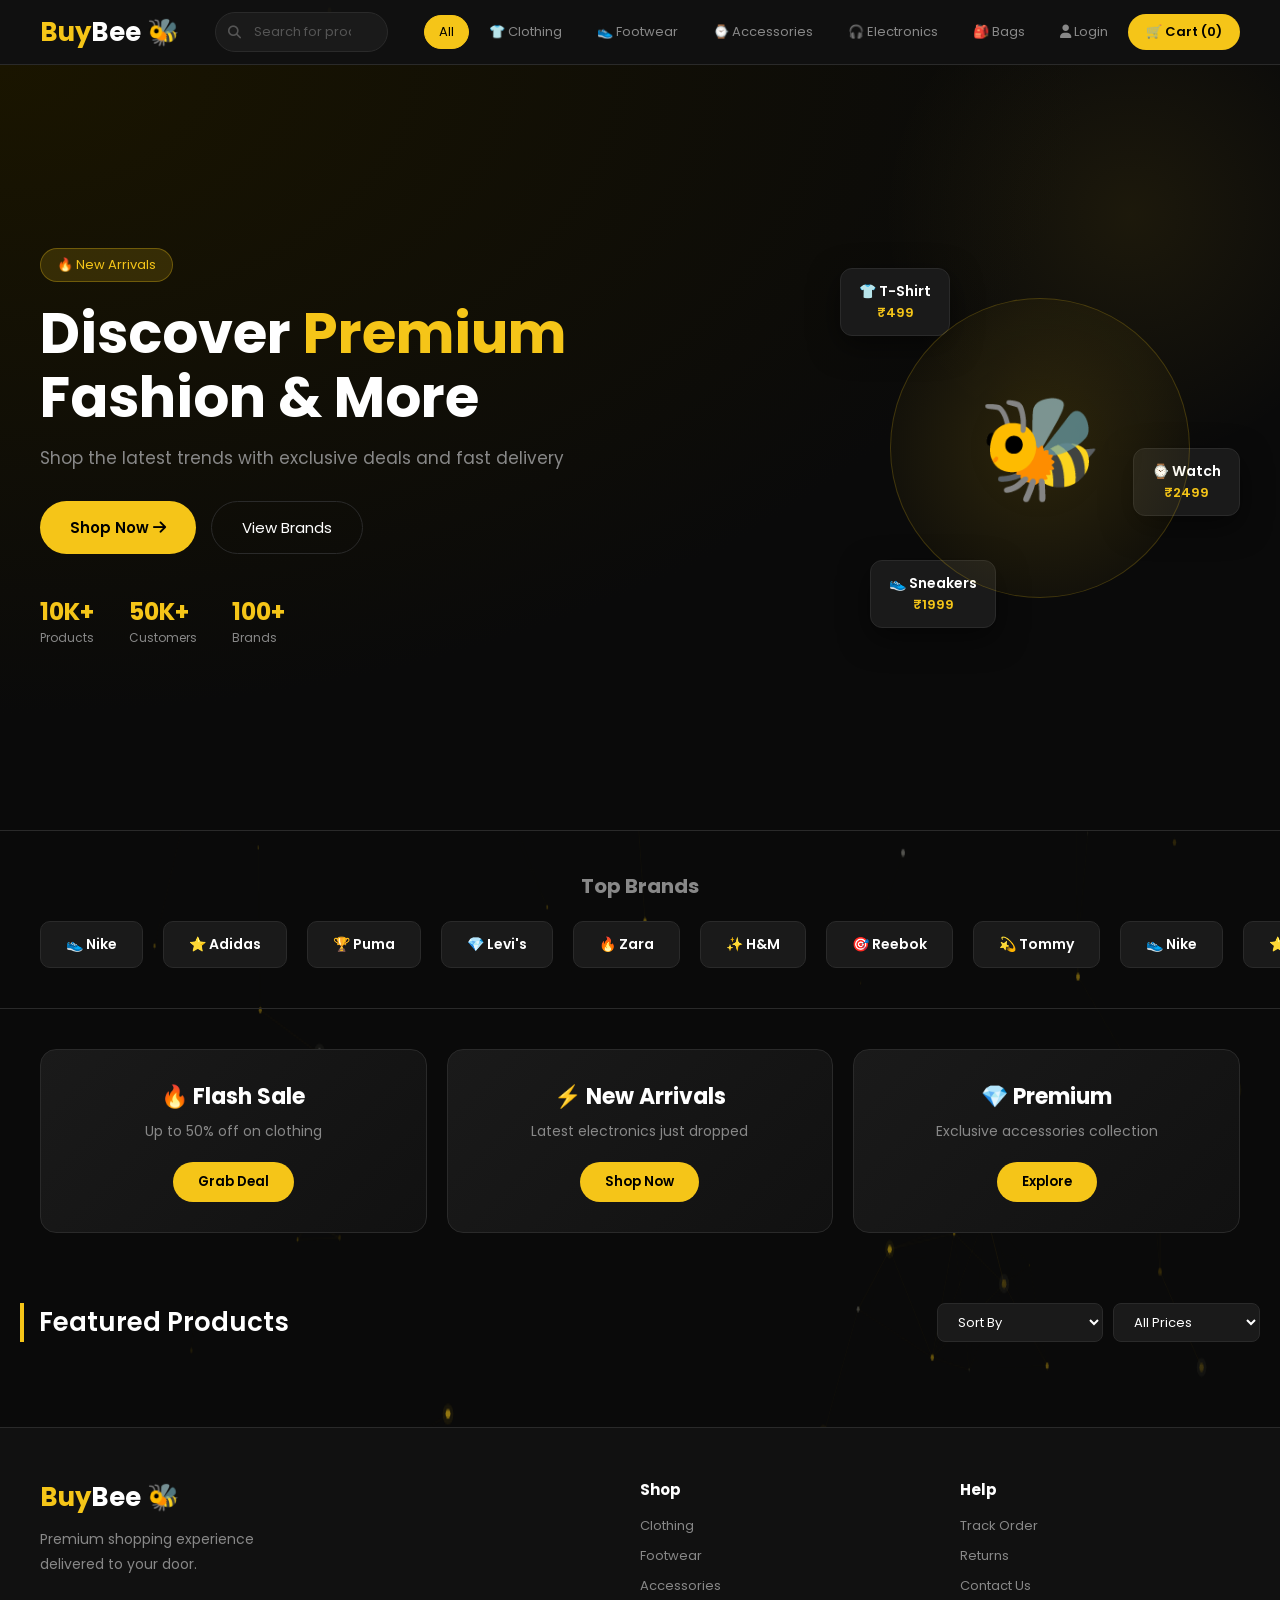
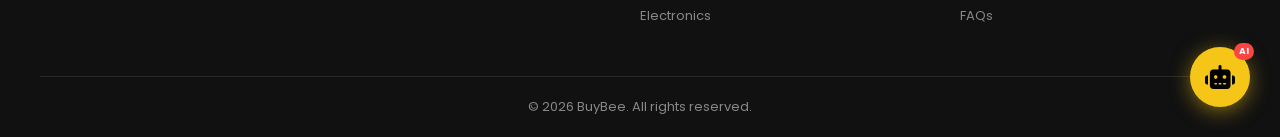
<file: index.html>
<!DOCTYPE html>
<html lang="en">
<head>
  <meta charset="UTF-8">
  <meta name="viewport" content="width=device-width, initial-scale=1.0">
  <title>BuyBee - Premium Shopping</title>
  <link rel="stylesheet" href="style.css">
  <link rel="stylesheet" href="https://cdnjs.cloudflare.com/ajax/libs/font-awesome/6.4.0/css/all.min.css">
</head>
<body>

  <!-- PARTICLE CANVAS (must be first, behind everything) -->
  <canvas id="particle-canvas"></canvas>

  <!-- NAVBAR -->
  <header>
    <div class="logo">Buy<span>Bee</span> 🐝</div>

    <!-- SEARCH BAR IN HEADER -->
    <div class="header-search">
      <i class="fa fa-search search-icon"></i>
      <input
        type="text"
        id="search-input"
        placeholder="Search for products, brands..."
        oninput="searchProducts()"
        onkeydown="handleSearchKey(event)"
        autocomplete="off"
      >
      <button class="search-clear" id="search-clear" onclick="clearSearch()" style="display:none">
        <i class="fa fa-times"></i>
      </button>
      <div class="search-suggestions" id="search-suggestions"></div>
    </div>

    <nav class="categories-nav">
      <a href="#" onclick="filterCategory('all', this)" class="cat-link active">All</a>
      <a href="#" onclick="filterCategory('clothing', this)" class="cat-link">👕 Clothing</a>
      <a href="#" onclick="filterCategory('footwear', this)" class="cat-link">👟 Footwear</a>
      <a href="#" onclick="filterCategory('accessories', this)" class="cat-link">⌚ Accessories</a>
      <a href="#" onclick="filterCategory('electronics', this)" class="cat-link">🎧 Electronics</a>
      <a href="#" onclick="filterCategory('bags', this)" class="cat-link">🎒 Bags</a>
    </nav>

    <nav id="main-nav">
      <a href="orders.html"><i class="fa fa-box"></i> Orders</a>
      <a href="login.html"><i class="fa fa-user"></i> Login</a>
      <a href="cart.html" class="cart-btn">
        <i class="fa fa-shopping-cart"></i> Cart (<span id="cart-count">0</span>)
      </a>
    </nav>
  </header>

  <!-- HERO -->
  <section class="hero">
    <div class="hero-content">
      <div class="hero-badge">🔥 New Arrivals</div>
      <h2>Discover <span>Premium</span><br>Fashion & More</h2>
      <p>Shop the latest trends with exclusive deals and fast delivery</p>
      <div class="hero-btns">
        <button class="hero-btn" onclick="document.querySelector('.products-section').scrollIntoView({behavior:'smooth'})">
          Shop Now <i class="fa fa-arrow-right"></i>
        </button>
        <button class="hero-btn-outline" onclick="document.querySelector('.brands-section').scrollIntoView({behavior:'smooth'})">
          View Brands
        </button>
      </div>
      <div class="hero-stats">
        <div class="stat"><span>10K+</span><p>Products</p></div>
        <div class="stat"><span>50K+</span><p>Customers</p></div>
        <div class="stat"><span>100+</span><p>Brands</p></div>
      </div>
    </div>
    <div class="hero-image">
      <div class="floating-card card1">👕 T-Shirt<br><small>₹499</small></div>
      <div class="floating-card card2">⌚ Watch<br><small>₹2499</small></div>
      <div class="floating-card card3">👟 Sneakers<br><small>₹1999</small></div>
      <div class="hero-circle">🐝</div>
    </div>
  </section>

  <!-- BRANDS -->
  <section class="brands-section">
    <h2>Top Brands</h2>
    <div class="brands-scroll">
      <div class="brand-item">👟 Nike</div>
      <div class="brand-item">⭐ Adidas</div>
      <div class="brand-item">🏆 Puma</div>
      <div class="brand-item">💎 Levi's</div>
      <div class="brand-item">🔥 Zara</div>
      <div class="brand-item">✨ H&M</div>
      <div class="brand-item">🎯 Reebok</div>
      <div class="brand-item">💫 Tommy</div>
      <div class="brand-item">👟 Nike</div>
      <div class="brand-item">⭐ Adidas</div>
      <div class="brand-item">🏆 Puma</div>
      <div class="brand-item">💎 Levi's</div>
    </div>
  </section>

  <!-- DEALS BANNER -->
  <section class="deals-banner">
    <div class="deal-card">
      <h3>🔥 Flash Sale</h3>
      <p>Up to 50% off on clothing</p>
      <button onclick="filterCategory('clothing', document.querySelector('.cat-link:nth-child(2)'))">Grab Deal</button>
    </div>
    <div class="deal-card">
      <h3>⚡ New Arrivals</h3>
      <p>Latest electronics just dropped</p>
      <button onclick="filterCategory('electronics', document.querySelector('.cat-link:nth-child(5)'))">Shop Now</button>
    </div>
    <div class="deal-card">
      <h3>💎 Premium</h3>
      <p>Exclusive accessories collection</p>
      <button onclick="filterCategory('accessories', document.querySelector('.cat-link:nth-child(4)'))">Explore</button>
    </div>
  </section>

  <!-- PRODUCTS -->
  <section class="products-section">
    <div class="products-wrapper">
      <div class="products-header">
        <h2>Featured Products</h2>
        <div class="filters">
          <select id="sort-select" onchange="sortProducts()">
            <option value="default">Sort By</option>
            <option value="low">Price: Low to High</option>
            <option value="high">Price: High to Low</option>
            <option value="rating">Top Rated</option>
          </select>
          <select id="price-filter" onchange="filterPrice()">
            <option value="">All Prices</option>
            <option value="0-500">Under ₹500</option>
            <option value="500-1000">₹500 - ₹1000</option>
            <option value="1000-2000">₹1000 - ₹2000</option>
            <option value="2000-5000">₹2000 - ₹5000</option>
            <option value="5000-99999">Above ₹5000</option>
          </select>
        </div>
      </div>
      <p id="product-count"></p>
      <div id="product-list"></div>
    </div>
  </section>

  <!-- AI CHATBOT (floating, bottom-right) -->
  <div id="ai-chat-widget">
    <button id="ai-chat-toggle" onclick="toggleChat()" title="AI Shopping Assistant">
      <i class="fa fa-robot"></i>
      <span class="chat-badge">AI</span>
    </button>
    <div id="ai-chat-box" style="display:none">
      <div class="chat-header">
        <span>🤖 BuyBee AI Assistant</span>
        <button onclick="toggleChat()"><i class="fa fa-times"></i></button>
      </div>
      <div id="chat-messages"></div>
      <div class="chat-input-row">
        <input type="text" id="chat-input" placeholder="Ask me anything..." onkeydown="if(event.key==='Enter') sendChat()">
        <button onclick="sendChat()"><i class="fa fa-paper-plane"></i></button>
      </div>
    </div>
  </div>

  <!-- FOOTER -->
  <footer>
    <div class="footer-content">
      <div class="footer-brand">
        <div class="logo">Buy<span>Bee</span> 🐝</div>
        <p>Premium shopping experience<br>delivered to your door.</p>
      </div>
      <div class="footer-links">
        <h4>Shop</h4>
        <a href="#">Clothing</a>
        <a href="#">Footwear</a>
        <a href="#">Accessories</a>
        <a href="#">Electronics</a>
      </div>
      <div class="footer-links">
        <h4>Help</h4>
        <a href="#">Track Order</a>
        <a href="#">Returns</a>
        <a href="#">Contact Us</a>
        <a href="#">FAQs</a>
      </div>
    </div>
    <div class="footer-bottom">
      <p>© 2026 BuyBee. All rights reserved.</p>
    </div>
  </footer>

  <!-- SCRIPTS: loaded once, at bottom, no defer needed here -->
  <script src="particle.js"></script>
  <script src="script.js"></script>
  <script src="chatbot.js"></script>

</body>
</html>
</file>
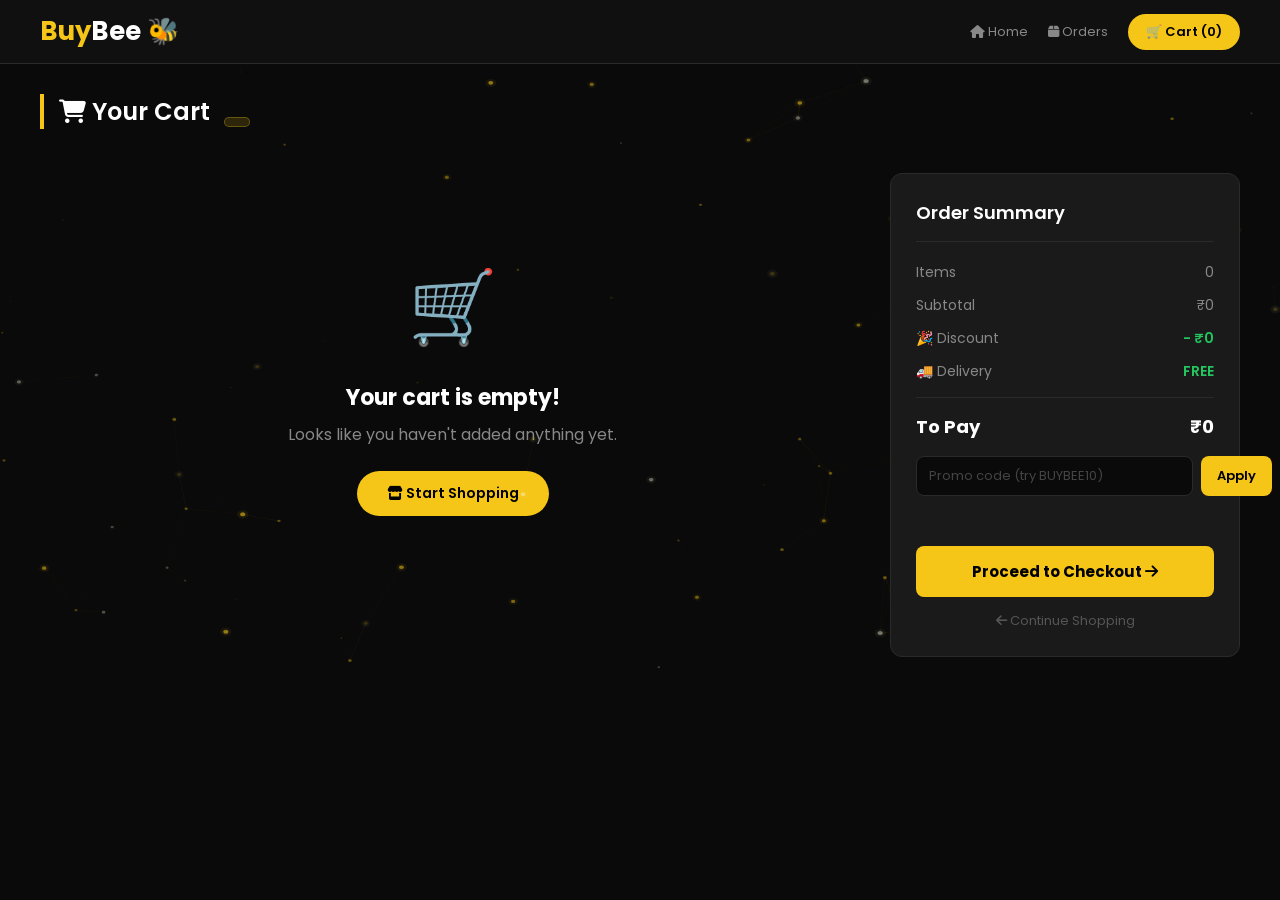
<file: cart.html>
<!DOCTYPE html>
<html lang="en">
<head>
  <meta charset="UTF-8">
  <meta name="viewport" content="width=device-width, initial-scale=1.0">
  <title>BuyBee - Cart</title>
  <link rel="stylesheet" href="style.css">
  <link rel="stylesheet" href="https://cdnjs.cloudflare.com/ajax/libs/font-awesome/6.4.0/css/all.min.css">
</head>
<body>

  <canvas id="particle-canvas"></canvas>

  <header>
    <div class="logo">Buy<span>Bee</span> 🐝</div>
    <nav class="categories-nav"></nav>
    <nav id="main-nav">
      <a href="index.html"><i class="fa fa-home"></i> Home</a>
      <a href="orders.html"><i class="fa fa-box"></i> Orders</a>
      <a href="cart.html" class="cart-btn">🛒 Cart (<span id="cart-count">0</span>)</a>
    </nav>
  </header>

  <main>
    <!-- Page title -->
    <div class="cart-title-row">
      <h2><i class="fa fa-shopping-cart"></i> Your Cart</h2>
      <span id="cart-badge"></span>
    </div>

    <div class="cart-container" id="cart-container">

      <!-- Cart Items -->
      <div id="cart-items"></div>

      <!-- Order Summary -->
      <div class="cart-summary" id="cart-summary">
        <h3>Order Summary</h3>

        <div class="summary-row">
          <span>Items</span>
          <span id="cart-item-count">0</span>
        </div>
        <div class="summary-row">
          <span>Subtotal</span>
          <span>₹<span id="cart-total">0</span></span>
        </div>
        <div class="summary-row discount-row">
          <span>🎉 Discount</span>
          <span class="discount-value">- ₹<span id="cart-discount">0</span></span>
        </div>
        <div class="summary-row">
          <span>🚚 Delivery</span>
          <span id="delivery-charge" class="free-delivery">FREE</span>
        </div>
        <div class="summary-row total">
          <span>To Pay</span>
          <span>₹<span id="cart-topay">0</span></span>
        </div>

        <!-- Promo code -->
        <div class="promo-row">
          <input type="text" id="promo-input" placeholder="Promo code (try BUYBEE10)">
          <button onclick="applyPromo()">Apply</button>
        </div>
        <p id="promo-msg"></p>

        <a href="checkout.html">
          <button id="checkout-btn">
            Proceed to Checkout <i class="fa fa-arrow-right"></i>
          </button>
        </a>

        <a href="index.html" class="continue-shopping">
          <i class="fa fa-arrow-left"></i> Continue Shopping
        </a>

        <!-- AI suggestions box -->
        <div class="ai-suggest-box" id="ai-suggest-box" style="display:none">
          <div class="ai-suggest-title">🤖 Complete the Look</div>
          <p id="ai-suggest-text"></p>
        </div>
      </div>

    </div>
  </main>

  <script src="particle.js"></script>
  <script src="cart.js"></script>
</body>
</html>
</file>
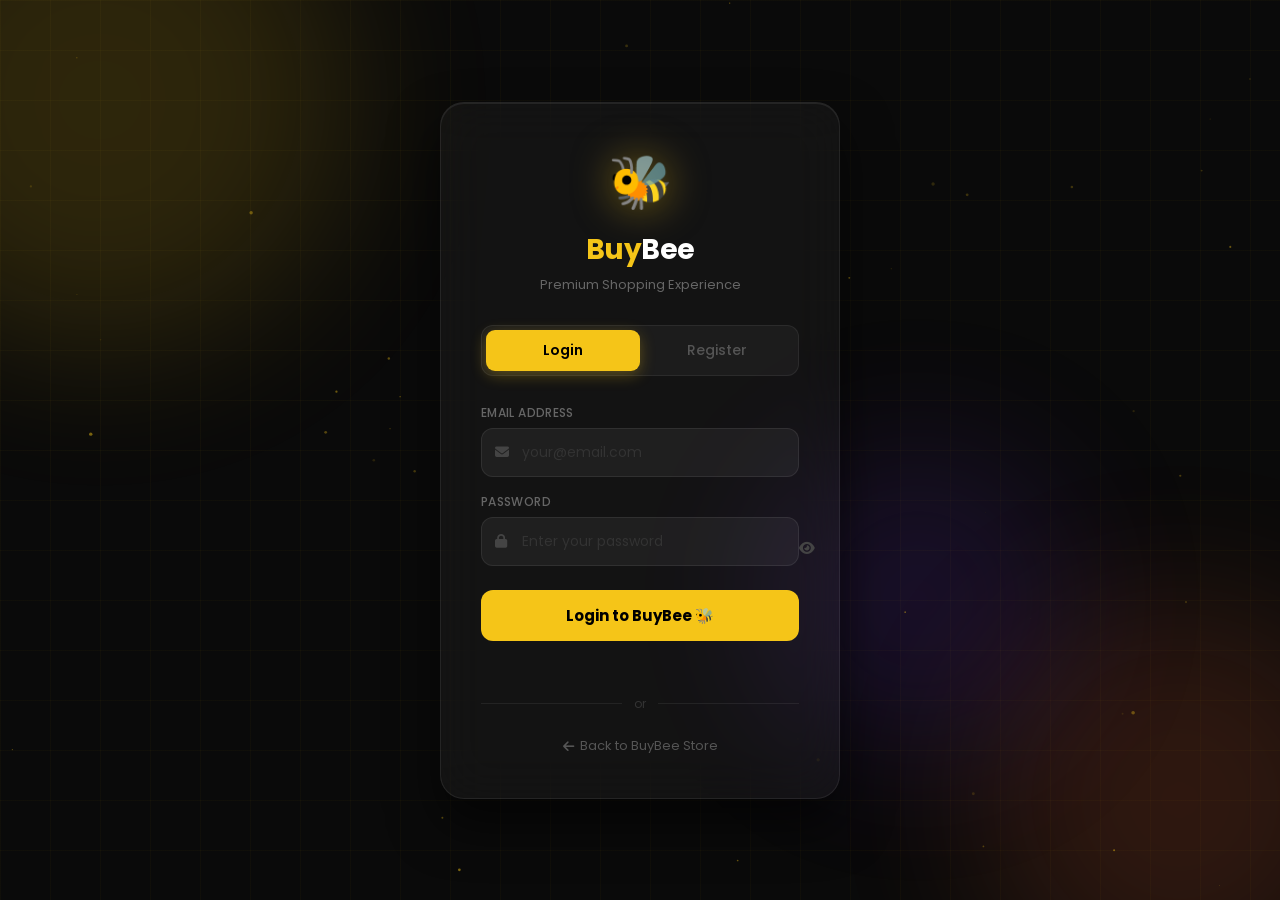
<file: checkout.html>
<!DOCTYPE html>
<html lang="en">
<head>
  <meta charset="UTF-8">
  <meta name="viewport" content="width=device-width, initial-scale=1.0">
  <title>BuyBee - Checkout</title>
  <link rel="stylesheet" href="style.css">
  <link rel="stylesheet" href="https://cdnjs.cloudflare.com/ajax/libs/font-awesome/6.4.0/css/all.min.css">
</head>
<body>

  <header>
    <div class="logo">Buy<span>Bee</span> 🐝</div>
    <nav class="categories-nav"></nav>
    <nav id="main-nav">
      <a href="index.html"><i class="fa fa-home"></i> Home</a>
      <a href="cart.html" class="cart-btn">🛒 Cart (<span id="cart-count">0</span>)</a>
    </nav>
  </header>

  <main>
    <h2>🧾 Checkout</h2>

    <div class="checkout-container">

      <!-- Left: Form -->
      <div class="checkout-form-section">
        <form id="checkout-form">

          <div class="form-section-title">📦 Delivery Details</div>

          <label>Full Name</label>
          <input type="text" id="name" placeholder="Enter your full name" required>

          <label>Delivery Address</label>
          <input type="text" id="address" placeholder="House no, Street, Area, City" required>

          <label>Phone Number</label>
          <input type="tel" id="phone" placeholder="10 digit mobile number" required>

          <div class="form-section-title" style="margin-top:25px;">💳 Payment Method</div>

          <div class="payment-options">
            <label class="payment-option">
              <input type="radio" name="payment" value="cod" checked>
              <span>💵 Cash on Delivery</span>
            </label>
            <label class="payment-option">
              <input type="radio" name="payment" value="upi">
              <span>📱 UPI Payment</span>
            </label>
            <label class="payment-option">
              <input type="radio" name="payment" value="card">
              <span>💳 Credit/Debit Card</span>
            </label>
          </div>

          <button type="submit">Place Order 🎉</button>

        </form>
      </div>

      <!-- Right: Order Summary -->
      <div class="checkout-summary">
        <h3>Order Summary</h3>
        <div id="order-summary"></div>
        <div class="summary-row total" style="margin-top:15px;">
          <span>Total Amount</span>
          <span>₹<span id="order-total">0</span></span>
        </div>
      </div>

    </div>

    <!-- Confirmation -->
    <div id="confirmation" style="display:none;">
      <div class="confirmation-box">
        <div style="font-size:70px;">🎉</div>
        <h2>Order Placed Successfully!</h2>
        <p>Thank you, <strong id="confirm-name"></strong>!</p>
        <p style="color:#888;margin-top:10px;">Your order will be delivered to<br><strong id="confirm-address"></strong></p>
        <a href="orders.html">
          <button style="margin-top:25px;padding:12px 30px;background:#f5c518;color:#000;border:none;border-radius:8px;font-weight:600;cursor:pointer;font-size:15px;">
            View My Orders
          </button>
        </a>
        <a href="index.html">
          <button style="margin-top:10px;padding:12px 30px;background:transparent;color:#fff;border:1px solid #2a2a2a;border-radius:8px;font-weight:600;cursor:pointer;font-size:15px;">
            Continue Shopping
          </button>
        </a>
      </div>
    </div>

  </main>

  <script src="checkout.js"></script>
</body>
</html>
</file>
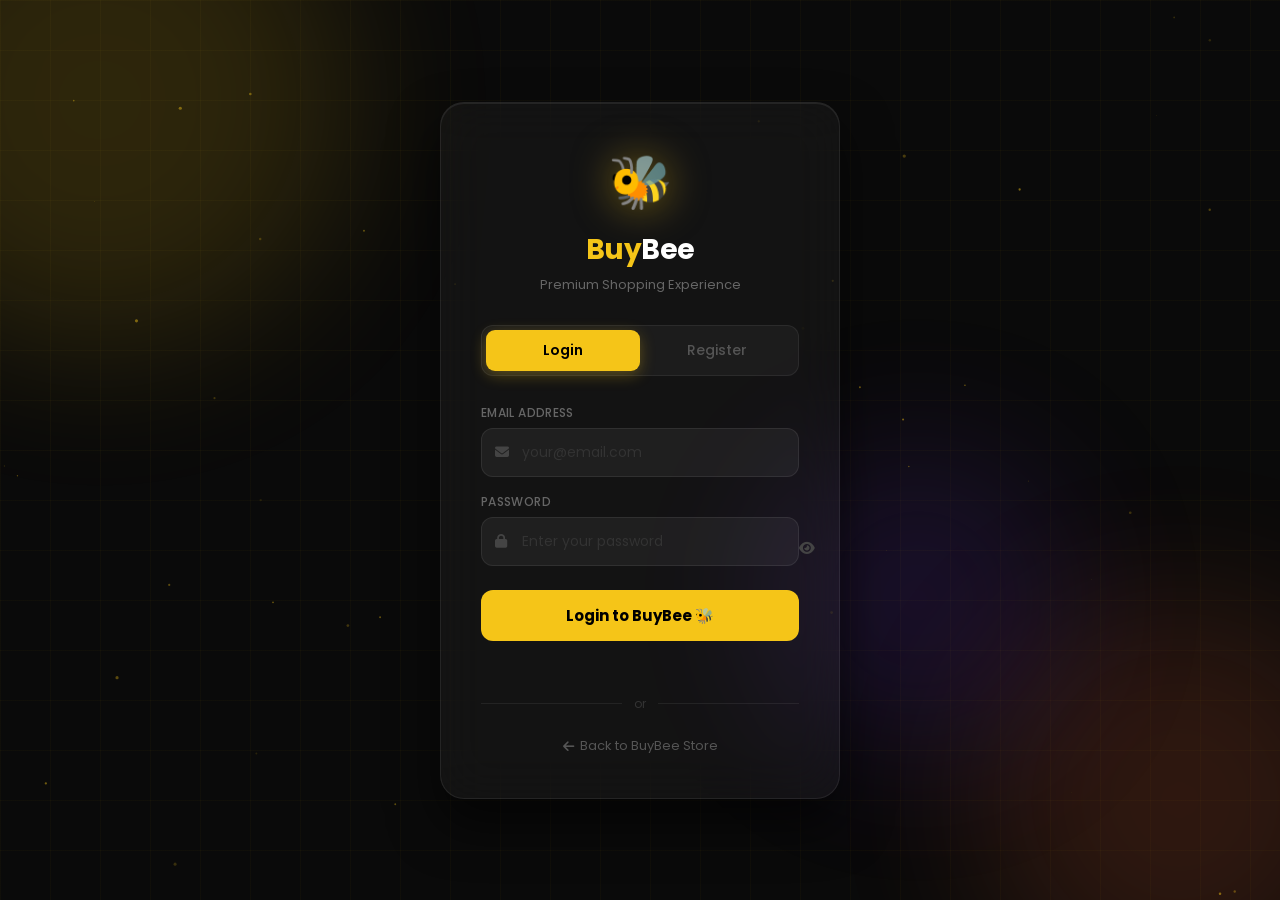
<file: login.html>
<!DOCTYPE html>
<html lang="en">
<head>
  <meta charset="UTF-8">
  <meta name="viewport" content="width=device-width, initial-scale=1.0">
  <title>BuyBee - Login</title>
  <link rel="stylesheet" href="https://cdnjs.cloudflare.com/ajax/libs/font-awesome/6.4.0/css/all.min.css">
  <link href="https://fonts.googleapis.com/css2?family=Poppins:wght@300;400;500;600;700&display=swap" rel="stylesheet">
  <style>
    * { margin: 0; padding: 0; box-sizing: border-box; font-family: 'Poppins', sans-serif; }

    :root {
      --accent: #f5c518;
      --accent-hover: #e6b800;
    }

    /* ── ANIMATED BACKGROUND ── */
    body {
      min-height: 100vh;
      background: #0a0a0a;
      display: flex;
      align-items: center;
      justify-content: center;
      overflow: hidden;
      position: relative;
    }

    /* Floating background orbs */
    .orb {
      position: fixed;
      border-radius: 50%;
      filter: blur(80px);
      opacity: 0.15;
      animation: orbFloat 8s ease-in-out infinite;
      pointer-events: none;
    }

    .orb1 {
      width: 500px; height: 500px;
      background: #f5c518;
      top: -150px; left: -150px;
      animation-delay: 0s;
    }

    .orb2 {
      width: 400px; height: 400px;
      background: #ff6b35;
      bottom: -100px; right: -100px;
      animation-delay: 3s;
    }

    .orb3 {
      width: 300px; height: 300px;
      background: #7c3aed;
      top: 50%; left: 60%;
      animation-delay: 1.5s;
    }

    @keyframes orbFloat {
      0%, 100% { transform: translate(0, 0) scale(1); }
      33%       { transform: translate(30px, -30px) scale(1.05); }
      66%       { transform: translate(-20px, 20px) scale(0.95); }
    }

    /* Grid lines background */
    body::before {
      content: '';
      position: fixed;
      inset: 0;
      background-image:
        linear-gradient(rgba(245,197,24,0.03) 1px, transparent 1px),
        linear-gradient(90deg, rgba(245,197,24,0.03) 1px, transparent 1px);
      background-size: 50px 50px;
      pointer-events: none;
      z-index: 0;
    }

    /* Particle canvas */
    #login-canvas {
      position: fixed;
      inset: 0;
      pointer-events: none;
      z-index: 0;
    }

    /* ── GLASS CARD ── */
    .auth-wrapper {
      position: relative;
      z-index: 10;
      width: 100%;
      max-width: 440px;
      padding: 20px;
    }

    .glass-card {
      background: rgba(255, 255, 255, 0.04);
      backdrop-filter: blur(24px);
      -webkit-backdrop-filter: blur(24px);
      border: 1px solid rgba(255, 255, 255, 0.08);
      border-radius: 24px;
      padding: 40px;
      box-shadow:
        0 25px 50px rgba(0, 0, 0, 0.6),
        inset 0 1px 0 rgba(255, 255, 255, 0.08);
      animation: cardIn 0.6s cubic-bezier(0.16, 1, 0.3, 1) forwards;
    }

    @keyframes cardIn {
      from { opacity: 0; transform: translateY(30px) scale(0.96); }
      to   { opacity: 1; transform: translateY(0)    scale(1); }
    }

    /* ── LOGO ── */
    .auth-logo {
      text-align: center;
      margin-bottom: 30px;
    }

    .bee-icon {
      font-size: 52px;
      display: inline-block;
      animation: beeBounce 2s ease-in-out infinite;
      filter: drop-shadow(0 0 20px rgba(245,197,24,0.5));
    }

    @keyframes beeBounce {
      0%, 100% { transform: translateY(0) rotate(-5deg); }
      50%       { transform: translateY(-8px) rotate(5deg); }
    }

    .auth-logo h1 {
      font-size: 28px;
      font-weight: 700;
      color: #f5c518;
      margin-top: 8px;
      letter-spacing: -0.5px;
    }

    .auth-logo h1 span { color: #fff; }

    .auth-logo p {
      color: #666;
      font-size: 13px;
      margin-top: 4px;
    }

    /* ── TAB SWITCHER ── */
    .auth-tabs {
      display: flex;
      background: rgba(255,255,255,0.04);
      border: 1px solid rgba(255,255,255,0.07);
      border-radius: 12px;
      padding: 4px;
      margin-bottom: 28px;
    }

    .auth-tab {
      flex: 1;
      padding: 10px;
      border: none;
      background: none;
      color: #555;
      font-size: 14px;
      font-family: 'Poppins', sans-serif;
      font-weight: 500;
      cursor: pointer;
      border-radius: 9px;
      transition: all 0.3s;
    }

    .auth-tab.active {
      background: var(--accent);
      color: #000;
      font-weight: 600;
      box-shadow: 0 4px 15px rgba(245,197,24,0.3);
    }

    /* ── FORM SECTIONS ── */
    .form-section { display: none; }
    .form-section.active {
      display: block;
      animation: formIn 0.35s ease forwards;
    }

    @keyframes formIn {
      from { opacity: 0; transform: translateX(10px); }
      to   { opacity: 1; transform: translateX(0); }
    }

    /* ── INPUT FIELDS ── */
    .input-group {
      position: relative;
      margin-bottom: 16px;
    }

    .input-group label {
      display: block;
      font-size: 12px;
      font-weight: 500;
      color: #666;
      margin-bottom: 6px;
      letter-spacing: 0.03em;
      text-transform: uppercase;
    }

    .input-wrap {
      position: relative;
      display: flex;
      align-items: center;
    }

    .input-wrap i {
      position: absolute;
      left: 14px;
      color: #444;
      font-size: 14px;
      transition: color 0.3s;
      pointer-events: none;
    }

    .input-wrap input {
      width: 100%;
      padding: 13px 14px 13px 40px;
      background: rgba(255,255,255,0.05);
      border: 1px solid rgba(255,255,255,0.08);
      border-radius: 12px;
      color: #fff;
      font-size: 14px;
      font-family: 'Poppins', sans-serif;
      outline: none;
      transition: all 0.3s;
    }

    .input-wrap input:focus {
      border-color: var(--accent);
      background: rgba(245,197,24,0.05);
      box-shadow: 0 0 0 3px rgba(245,197,24,0.1);
    }

    .input-wrap input:focus + i,
    .input-wrap input:focus ~ i { color: var(--accent); }

    .input-wrap i.input-icon-left { pointer-events: none; }

    /* fix icon color on focus — needs sibling trick */
    .input-wrap:focus-within i { color: var(--accent); }

    .input-wrap input::placeholder { color: #333; }

    /* Password toggle */
    .pwd-toggle {
      position: absolute;
      right: 14px;
      background: none;
      border: none;
      color: #444;
      cursor: pointer;
      font-size: 14px;
      transition: color 0.2s;
      z-index: 1;
    }

    .pwd-toggle:hover { color: var(--accent); }

    /* ── SUBMIT BUTTON ── */
    .auth-btn {
      width: 100%;
      padding: 14px;
      background: var(--accent);
      color: #000;
      border: none;
      border-radius: 12px;
      font-size: 15px;
      font-weight: 700;
      font-family: 'Poppins', sans-serif;
      cursor: pointer;
      margin-top: 8px;
      transition: all 0.3s;
      position: relative;
      overflow: hidden;
    }

    .auth-btn:hover {
      background: var(--accent-hover);
      transform: translateY(-2px);
      box-shadow: 0 8px 25px rgba(245,197,24,0.4);
    }

    .auth-btn:active { transform: scale(0.98); }

    .auth-btn.loading {
      pointer-events: none;
      opacity: 0.8;
    }

    .auth-btn .btn-text { transition: opacity 0.2s; }
    .auth-btn .btn-spinner {
      display: none;
      width: 18px;
      height: 18px;
      border: 2px solid rgba(0,0,0,0.3);
      border-top-color: #000;
      border-radius: 50%;
      animation: spin 0.7s linear infinite;
      margin: 0 auto;
    }

    .auth-btn.loading .btn-text { display: none; }
    .auth-btn.loading .btn-spinner { display: block; }

    @keyframes spin { to { transform: rotate(360deg); } }

    /* ── MESSAGE ── */
    #auth-message {
      margin-top: 14px;
      text-align: center;
      font-size: 13px;
      min-height: 20px;
      border-radius: 8px;
      padding: 0;
      transition: all 0.3s;
    }

    #auth-message.success {
      background: rgba(34,197,94,0.1);
      border: 1px solid rgba(34,197,94,0.2);
      color: #22c55e;
      padding: 10px;
    }

    #auth-message.error {
      background: rgba(239,68,68,0.1);
      border: 1px solid rgba(239,68,68,0.2);
      color: #ef4444;
      padding: 10px;
    }

    /* ── DIVIDER ── */
    .divider {
      display: flex;
      align-items: center;
      gap: 12px;
      margin: 20px 0;
      color: #333;
      font-size: 12px;
    }

    .divider::before,
    .divider::after {
      content: '';
      flex: 1;
      height: 1px;
      background: rgba(255,255,255,0.07);
    }

    /* ── BACK TO HOME ── */
    .back-home {
      text-align: center;
      margin-top: 20px;
    }

    .back-home a {
      color: #555;
      text-decoration: none;
      font-size: 13px;
      transition: color 0.2s;
      display: inline-flex;
      align-items: center;
      gap: 6px;
    }

    .back-home a:hover { color: var(--accent); }

    /* ── SUCCESS OVERLAY ── */
    .success-overlay {
      display: none;
      position: fixed;
      inset: 0;
      background: rgba(0,0,0,0.9);
      z-index: 999;
      align-items: center;
      justify-content: center;
      flex-direction: column;
      gap: 16px;
    }

    .success-overlay.show {
      display: flex;
      animation: fadeIn 0.3s ease;
    }

    @keyframes fadeIn {
      from { opacity: 0; }
      to   { opacity: 1; }
    }

    .success-icon {
      font-size: 70px;
      animation: popIn 0.5s cubic-bezier(0.16, 1, 0.3, 1);
    }

    @keyframes popIn {
      from { transform: scale(0); }
      to   { transform: scale(1); }
    }

    .success-overlay h2 {
      color: #f5c518;
      font-size: 24px;
    }

    .success-overlay p { color: #888; font-size: 14px; }
  </style>
</head>
<body>

  <!-- Animated background -->
  <div class="orb orb1"></div>
  <div class="orb orb2"></div>
  <div class="orb orb3"></div>
  <canvas id="login-canvas"></canvas>

  <!-- Success overlay -->
  <div class="success-overlay" id="success-overlay">
    <div class="success-icon">🎉</div>
    <h2>Welcome to BuyBee!</h2>
    <p>Redirecting you to the store...</p>
  </div>

  <!-- Auth Card -->
  <div class="auth-wrapper">
    <div class="glass-card">

      <!-- Logo -->
      <div class="auth-logo">
        <div class="bee-icon">🐝</div>
        <h1>Buy<span>Bee</span></h1>
        <p>Premium Shopping Experience</p>
      </div>

      <!-- Tab switcher -->
      <div class="auth-tabs">
        <button class="auth-tab active" onclick="switchTab('login')">Login</button>
        <button class="auth-tab" onclick="switchTab('register')">Register</button>
      </div>

      <!-- LOGIN FORM -->
      <div class="form-section active" id="login-section">
        <div class="input-group">
          <label>Email Address</label>
          <div class="input-wrap">
            <i class="fa fa-envelope"></i>
            <input type="email" id="login-email" placeholder="your@email.com"
              onkeydown="if(event.key==='Enter') login()">
          </div>
        </div>
        <div class="input-group">
          <label>Password</label>
          <div class="input-wrap">
            <i class="fa fa-lock"></i>
            <input type="password" id="login-password" placeholder="Enter your password"
              onkeydown="if(event.key==='Enter') login()">
            <button class="pwd-toggle" type="button" onclick="togglePwd('login-password', this)">
              <i class="fa fa-eye"></i>
            </button>
          </div>
        </div>
        <button class="auth-btn" id="login-btn" onclick="login()">
          <span class="btn-text">Login to BuyBee 🐝</span>
          <div class="btn-spinner"></div>
        </button>
      </div>

      <!-- REGISTER FORM -->
      <div class="form-section" id="register-section">
        <div class="input-group">
          <label>Full Name</label>
          <div class="input-wrap">
            <i class="fa fa-user"></i>
            <input type="text" id="reg-name" placeholder="Your full name"
              onkeydown="if(event.key==='Enter') register()">
          </div>
        </div>
        <div class="input-group">
          <label>Email Address</label>
          <div class="input-wrap">
            <i class="fa fa-envelope"></i>
            <input type="email" id="reg-email" placeholder="your@email.com"
              onkeydown="if(event.key==='Enter') register()">
          </div>
        </div>
        <div class="input-group">
          <label>Password</label>
          <div class="input-wrap">
            <i class="fa fa-lock"></i>
            <input type="password" id="reg-password" placeholder="Create a strong password"
              onkeydown="if(event.key==='Enter') register()">
            <button class="pwd-toggle" type="button" onclick="togglePwd('reg-password', this)">
              <i class="fa fa-eye"></i>
            </button>
          </div>
        </div>
        <button class="auth-btn" id="register-btn" onclick="register()">
          <span class="btn-text">Create Account 🚀</span>
          <div class="btn-spinner"></div>
        </button>
      </div>

      <!-- Message -->
      <div id="auth-message"></div>

      <!-- Divider + back -->
      <div class="divider">or</div>
      <div class="back-home">
        <a href="index.html">
          <i class="fa fa-arrow-left"></i> Back to BuyBee Store
        </a>
      </div>

    </div>
  </div>

  <script src="auth.js"></script>
  <script>
    // Mini particle system for login page
    const canvas = document.getElementById("login-canvas");
    const ctx = canvas.getContext("2d");
    canvas.width = window.innerWidth;
    canvas.height = window.innerHeight;
    window.addEventListener("resize", () => {
      canvas.width = window.innerWidth;
      canvas.height = window.innerHeight;
    });

    const pts = Array.from({ length: 50 }, () => ({
      x: Math.random() * canvas.width,
      y: Math.random() * canvas.height,
      r: Math.random() * 1.5 + 0.3,
      sx: (Math.random() - 0.5) * 0.4,
      sy: (Math.random() - 0.5) * 0.4,
      o: Math.random() * 0.4 + 0.1
    }));

    (function loop() {
      ctx.clearRect(0, 0, canvas.width, canvas.height);
      pts.forEach(p => {
        ctx.beginPath();
        ctx.arc(p.x, p.y, p.r, 0, Math.PI * 2);
        ctx.fillStyle = `rgba(245,197,24,${p.o})`;
        ctx.fill();
        p.x += p.sx; p.y += p.sy;
        if (p.x < 0 || p.x > canvas.width)  p.sx *= -1;
        if (p.y < 0 || p.y > canvas.height) p.sy *= -1;
      });
      requestAnimationFrame(loop);
    })();
  </script>
</body>
</html>
</file>
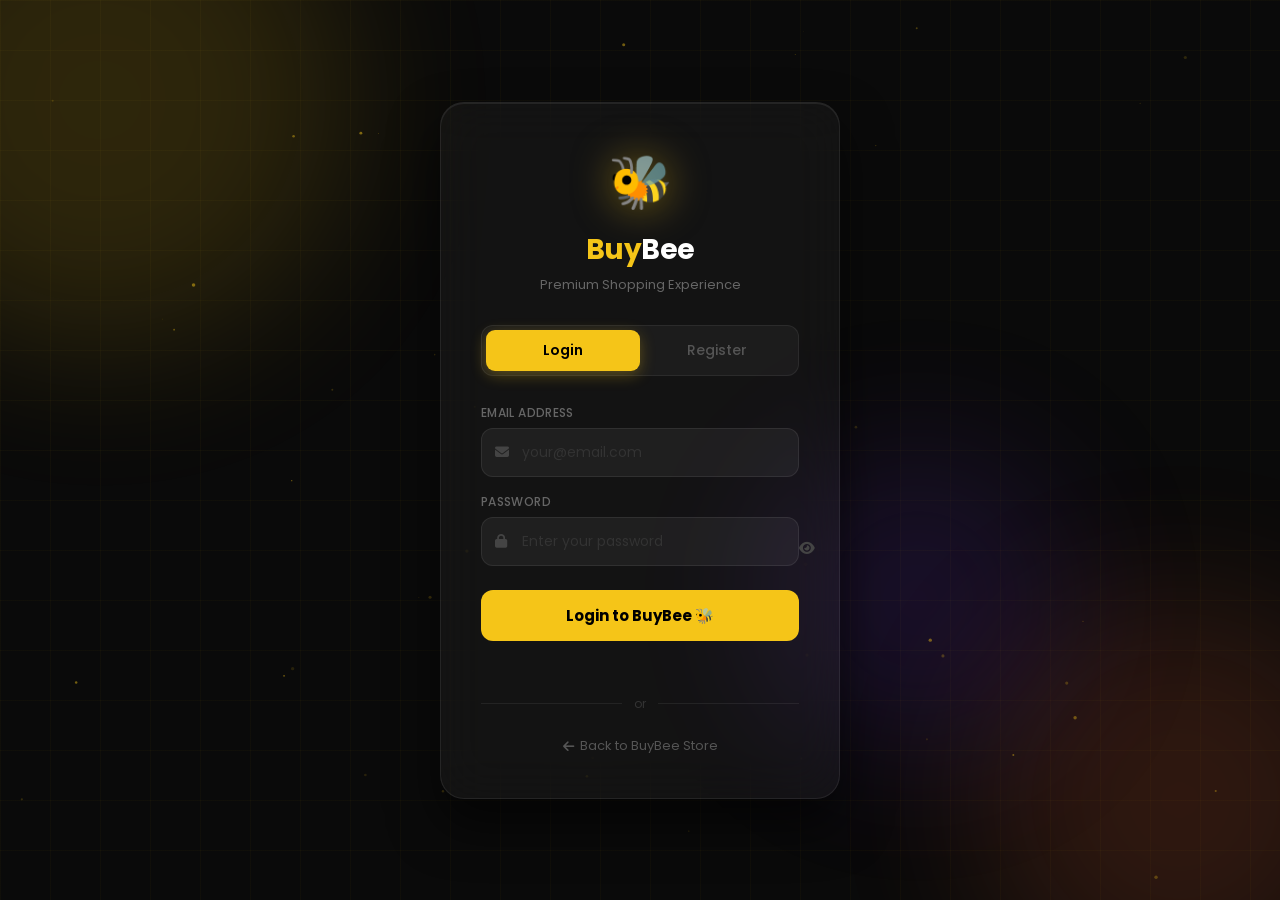
<file: orders.html>
<!DOCTYPE html>
<html lang="en">
<head>
  <meta charset="UTF-8">
  <meta name="viewport" content="width=device-width, initial-scale=1.0">
  <title>BuyBee - My Orders</title>
  <link rel="stylesheet" href="style.css">
  <link rel="stylesheet" href="https://cdnjs.cloudflare.com/ajax/libs/font-awesome/6.4.0/css/all.min.css">
</head>
<body>

  <header>
    <div class="logo">Buy<span>Bee</span> 🐝</div>
    <nav class="categories-nav"></nav>
    <nav id="main-nav">
      <a href="index.html"><i class="fa fa-home"></i> Home</a>
      <a href="cart.html" class="cart-btn">🛒 Cart (<span id="cart-count">0</span>)</a>
    </nav>
  </header>

  <main>
    <h2>📦 My Orders</h2>
    <div id="orders-list"></div>
  </main>

  <script src="orders.js"></script>
</body>
</html>
</file>
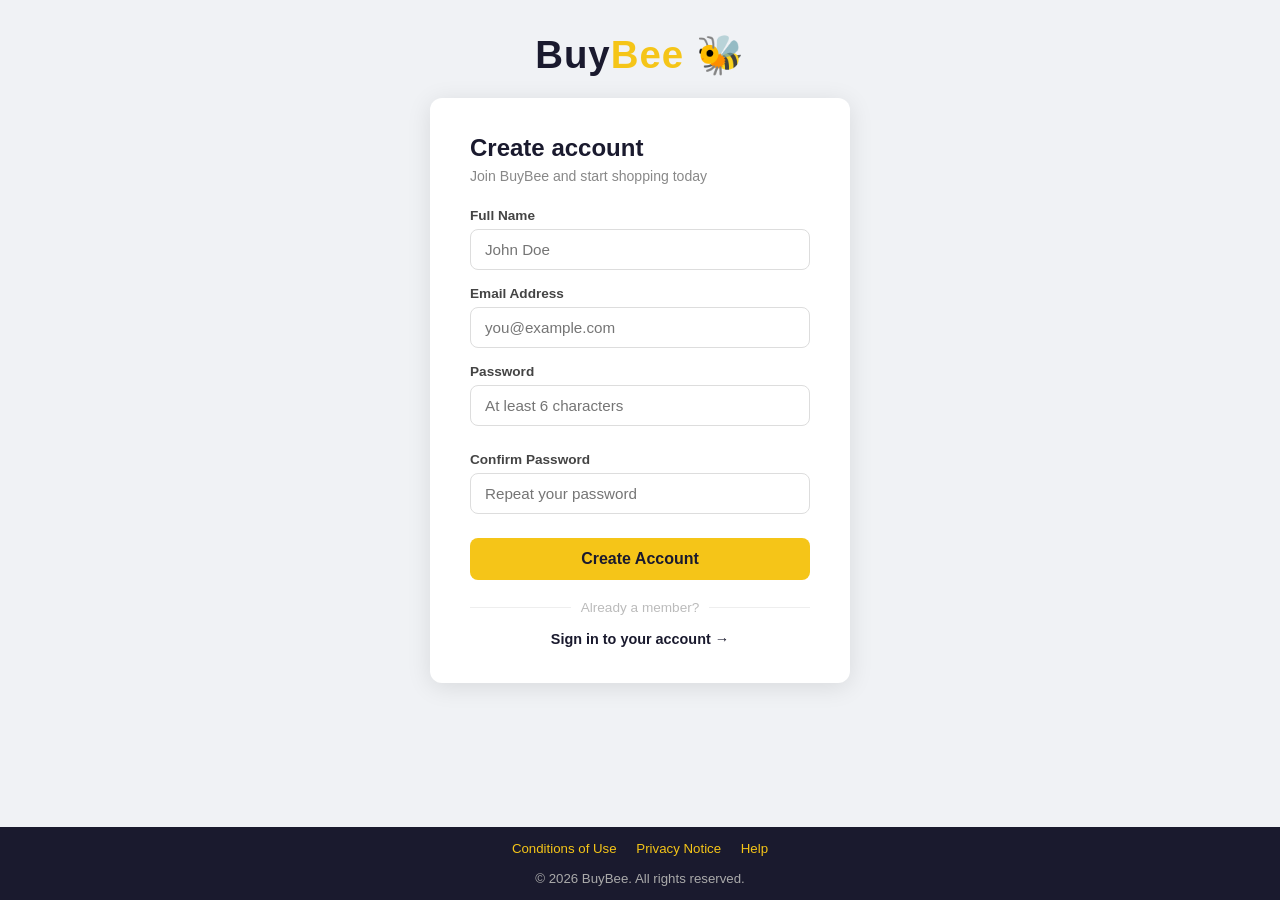
<file: register.html>
<!DOCTYPE html>
<html lang="en">
<head>
  <meta charset="UTF-8" />
  <meta name="viewport" content="width=device-width, initial-scale=1.0"/>
  <title>Register — BuyBee</title>
  <style>
    * { margin: 0; padding: 0; box-sizing: border-box; }

    body {
      font-family: 'Segoe UI', Tahoma, Geneva, Verdana, sans-serif;
      background: #f0f2f5;
      min-height: 100vh;
      display: flex;
      flex-direction: column;
      align-items: center;
    }

    .site-logo {
      margin-top: 32px;
      margin-bottom: 20px;
      text-align: center;
      animation: logoDrop 0.7s cubic-bezier(0.34, 1.56, 0.64, 1) both;
    }

    .site-logo a {
      text-decoration: none;
      font-size: 2.4rem;
      font-weight: 900;
      color: #1a1a2e;
      letter-spacing: 1px;
    }

    .site-logo a span { color: #f5c518; }

    .bee-emoji {
      display: inline-block;
      animation: beeSpin 1s ease-out 0.7s both;
    }

    @keyframes logoDrop {
      0%   { opacity: 0; transform: translateY(-30px) scale(0.85); }
      70%  { transform: translateY(4px) scale(1.04); }
      100% { opacity: 1; transform: translateY(0) scale(1); }
    }

    @keyframes beeSpin {
      0%   { transform: rotate(-20deg) scale(0.5); opacity: 0; }
      60%  { transform: rotate(15deg) scale(1.2); opacity: 1; }
      100% { transform: rotate(0deg) scale(1); }
    }

    main {
      width: 100%;
      display: flex;
      justify-content: center;
      padding: 0 20px 40px;
    }

    .auth-card {
      background: white;
      border-radius: 12px;
      box-shadow: 0 4px 24px rgba(0,0,0,0.1);
      padding: 36px 40px;
      width: 100%;
      max-width: 420px;
      animation: cardUp 0.5s ease 0.3s both;
    }

    @keyframes cardUp {
      from { opacity: 0; transform: translateY(20px); }
      to   { opacity: 1; transform: translateY(0); }
    }

    .auth-card h2 { font-size: 1.5rem; color: #1a1a2e; margin-bottom: 6px; }
    .auth-card p.subtitle { color: #888; font-size: 0.88rem; margin-bottom: 24px; }

    .form-group { margin-bottom: 16px; }

    .form-group label {
      display: block;
      font-size: 0.85rem;
      font-weight: 600;
      color: #444;
      margin-bottom: 6px;
    }

    .form-group input {
      width: 100%;
      padding: 11px 14px;
      border: 1.5px solid #ddd;
      border-radius: 8px;
      font-size: 0.95rem;
      color: #333;
      outline: none;
      transition: border-color 0.2s;
    }

    .form-group input:focus { border-color: #f5c518; }

    #strengthBar {
      height: 4px;
      border-radius: 4px;
      margin-top: 6px;
      background: #eee;
      width: 0%;
      transition: width 0.3s, background 0.3s;
    }

    #strengthText { font-size: 0.78rem; margin-top: 4px; color: #888; }

    .btn-primary {
      width: 100%;
      padding: 12px;
      background: #f5c518;
      color: #1a1a2e;
      border: none;
      border-radius: 8px;
      font-size: 1rem;
      font-weight: 700;
      cursor: pointer;
      margin-top: 8px;
      transition: background 0.2s, transform 0.1s;
    }

    .btn-primary:hover { background: #e6b800; }
    .btn-primary:active { transform: scale(0.98); }
    .btn-primary:disabled { background: #ddd; color: #999; cursor: not-allowed; }

    .divider {
      display: flex;
      align-items: center;
      gap: 10px;
      margin: 20px 0 16px;
      color: #bbb;
      font-size: 0.85rem;
    }

    .divider::before, .divider::after {
      content: '';
      flex: 1;
      height: 1px;
      background: #eee;
    }

    .auth-footer { text-align: center; font-size: 0.9rem; color: #888; }

    .auth-footer a {
      color: #1a1a2e;
      font-weight: 700;
      text-decoration: none;
    }

    .auth-footer a:hover { text-decoration: underline; }

    #message {
      display: none;
      padding: 11px 14px;
      border-radius: 8px;
      font-size: 0.88rem;
      margin-bottom: 14px;
      text-align: center;
    }

    #message.success { background: #e8f5e9; color: #2e7d32; border: 1px solid #a5d6a7; }
    #message.error   { background: #fdecea; color: #c62828; border: 1px solid #ef9a9a; }

    footer {
      margin-top: auto;
      width: 100%;
      background: #1a1a2e;
      color: #aaa;
      text-align: center;
      padding: 14px;
      font-size: 0.83rem;
    }

    footer a { color: #f5c518; text-decoration: none; margin: 0 8px; }
    footer a:hover { text-decoration: underline; }
  </style>
</head>
<body>

  <div class="site-logo">
    <a href="index.html">Buy<span>Bee</span> <span class="bee-emoji">🐝</span></a>
  </div>

  <main>
    <div class="auth-card">
      <h2>Create account</h2>
      <p class="subtitle">Join BuyBee and start shopping today</p>

      <div id="message"></div>

      <div class="form-group">
        <label for="name">Full Name</label>
        <input type="text" id="name" placeholder="John Doe" />
      </div>

      <div class="form-group">
        <label for="email">Email Address</label>
        <input type="email" id="email" placeholder="you@example.com" />
      </div>

      <div class="form-group">
        <label for="password">Password</label>
        <input type="password" id="password" placeholder="At least 6 characters"
          oninput="checkStrength(this.value)" />
        <div id="strengthBar"></div>
        <div id="strengthText"></div>
      </div>

      <div class="form-group">
        <label for="confirmPassword">Confirm Password</label>
        <input type="password" id="confirmPassword" placeholder="Repeat your password" />
      </div>

      <button class="btn-primary" id="registerBtn" onclick="handleRegister()">Create Account</button>

      <div class="divider">Already a member?</div>

      <div class="auth-footer">
        <a href="login.html">Sign in to your account →</a>
      </div>
    </div>
  </main>

  <footer>
    <a href="#">Conditions of Use</a>
    <a href="#">Privacy Notice</a>
    <a href="#">Help</a>
    <br><br>© 2026 BuyBee. All rights reserved.
  </footer>

  <script>
    const API_BASE = 'http://localhost:5000';

    if (localStorage.getItem('token')) window.location.href = 'index.html';

    function checkStrength(value) {
      const bar = document.getElementById('strengthBar');
      const text = document.getElementById('strengthText');
      if (!value) { bar.style.width = '0%'; text.textContent = ''; return; }

      let s = 0;
      if (value.length >= 6) s++;
      if (value.length >= 10) s++;
      if (/[A-Z]/.test(value)) s++;
      if (/[0-9]/.test(value)) s++;
      if (/[^A-Za-z0-9]/.test(value)) s++;

      const levels = [
        { label: 'Very weak',   color: '#e53935', width: '20%' },
        { label: 'Weak',        color: '#fb8c00', width: '40%' },
        { label: 'Fair',        color: '#fdd835', width: '60%' },
        { label: 'Strong',      color: '#43a047', width: '80%' },
        { label: 'Very strong', color: '#1b5e20', width: '100%' },
      ];
      const l = levels[Math.min(s - 1, 4)];
      bar.style.width = l.width;
      bar.style.background = l.color;
      text.textContent = `Password strength: ${l.label}`;
      text.style.color = l.color;
    }

    async function handleRegister() {
      const name = document.getElementById('name').value.trim();
      const email = document.getElementById('email').value.trim();
      const password = document.getElementById('password').value.trim();
      const confirmPassword = document.getElementById('confirmPassword').value.trim();
      const btn = document.getElementById('registerBtn');

      if (!name || !email || !password || !confirmPassword) return showMessage('Please fill in all fields.', 'error');
      if (password.length < 6) return showMessage('Password must be at least 6 characters.', 'error');
      if (password !== confirmPassword) return showMessage('Passwords do not match.', 'error');

      btn.disabled = true;
      btn.textContent = 'Creating account...';

      try {
        const res = await fetch(`${API_BASE}/api/auth/register`, {
          method: 'POST',
          headers: { 'Content-Type': 'application/json' },
          body: JSON.stringify({ name, email, password })
        });
        const data = await res.json();

        if (res.ok) {
          showMessage('Account created! Redirecting to login...', 'success');
          setTimeout(() => window.location.href = 'login.html', 1500);
        } else {
          showMessage(data.message || 'Registration failed. Try again.', 'error');
          btn.disabled = false;
          btn.textContent = 'Create Account';
        }
      } catch {
        showMessage('Cannot connect to server. Make sure backend is running.', 'error');
        btn.disabled = false;
        btn.textContent = 'Create Account';
      }
    }

    function showMessage(text, type) {
      const msg = document.getElementById('message');
      msg.textContent = text;
      msg.className = type;
      msg.style.display = 'block';
    }

    document.addEventListener('keydown', e => { if (e.key === 'Enter') handleRegister(); });
  </script>

</body>
</html>
</file>
<file: style.css>
@import url('https://fonts.googleapis.com/css2?family=Poppins:wght@300;400;500;600;700&display=swap');

* {
  margin: 0;
  padding: 0;
  box-sizing: border-box;
  font-family: 'Poppins', sans-serif;
}

:root {
  --bg: #0a0a0a;
  --surface: #111111;
  --card: #1a1a1a;
  --border: #2a2a2a;
  --accent: #f5c518;
  --accent-hover: #e6b800;
  --text: #ffffff;
  --text-muted: #888888;
}

body {
  background: var(--bg);
  color: var(--text);
  animation: pageIn 0.4s ease forwards;
}

@keyframes pageIn {
  from { opacity: 0; transform: translateY(10px); }
  to { opacity: 1; transform: translateY(0); }
}

/* SCROLLBAR */
::-webkit-scrollbar { width: 6px; }
::-webkit-scrollbar-track { background: var(--bg); }
::-webkit-scrollbar-thumb { background: var(--accent); border-radius: 3px; }

/* HEADER */
header {
  background: rgba(17,17,17,0.95);
  backdrop-filter: blur(10px);
  border-bottom: 1px solid var(--border);
  padding: 12px 40px;
  display: flex;
  justify-content: space-between;
  align-items: center;
  position: sticky;
  top: 0;
  z-index: 1000;
  gap: 20px;
}

.logo {
  font-size: 26px;
  font-weight: 700;
  color: var(--accent);
  white-space: nowrap;
}

.logo span { color: var(--text); }

.categories-nav {
  display: flex;
  gap: 5px;
  align-items: center;
  flex-wrap: nowrap;
  overflow-x: auto;
}

.categories-nav::-webkit-scrollbar { display: none; }

.cat-link {
  color: var(--text-muted);
  text-decoration: none;
  font-size: 13px;
  padding: 6px 14px;
  border-radius: 20px;
  white-space: nowrap;
  transition: all 0.3s;
  border: 1px solid transparent;
}

.cat-link:hover, .cat-link.active {
  color: #000;
  background: var(--accent);
  border-color: var(--accent);
}

#main-nav {
  display: flex;
  align-items: center;
  gap: 20px;
  white-space: nowrap;
}

#main-nav a {
  color: var(--text-muted);
  text-decoration: none;
  font-size: 13px;
  transition: color 0.3s;
}

#main-nav a:hover { color: var(--accent); }

.cart-btn {
  background: var(--accent) !important;
  color: #000 !important;
  padding: 8px 18px !important;
  border-radius: 25px;
  font-weight: 600 !important;
}

/* HEADER SEARCH BAR */
.header-search {
  position: relative;
  flex: 1;
  max-width: 420px;
  margin: 0 16px;
}

.header-search input {
  width: 100%;
  padding: 9px 36px 9px 38px;
  background: #1a1a1a;
  border: 1.5px solid #2a2a2a;
  border-radius: 30px;
  color: #fff;
  font-size: 13px;
  font-family: 'Poppins', sans-serif;
  outline: none;
  transition: border-color 0.25s, background 0.25s;
}

.header-search input:focus {
  border-color: var(--accent);
  background: #111;
}

.header-search input::placeholder { color: #555; }

.search-icon {
  position: absolute;
  left: 13px;
  top: 50%;
  transform: translateY(-50%);
  color: #555;
  font-size: 13px;
  pointer-events: none;
  z-index: 1;
}

.search-clear {
  position: absolute;
  right: 13px;
  top: 50%;
  transform: translateY(-50%);
  background: none;
  border: none;
  color: #555;
  cursor: pointer;
  font-size: 12px;
  padding: 0;
  line-height: 1;
  transition: color 0.2s;
}

.search-clear:hover { color: var(--accent); }

/* SEARCH SUGGESTIONS */
.search-suggestions {
  position: absolute;
  top: calc(100% + 8px);
  left: 0;
  right: 0;
  background: #1a1a1a;
  border: 1px solid #2a2a2a;
  border-radius: 14px;
  overflow: hidden;
  z-index: 200;
  display: none;
  box-shadow: 0 12px 40px rgba(0,0,0,0.7);
}

.search-suggestions.open { display: block; }

.suggestion-group-label {
  font-size: 10px;
  font-weight: 600;
  letter-spacing: 0.08em;
  text-transform: uppercase;
  color: #444;
  padding: 10px 16px 4px;
}

.suggestion-item {
  display: flex;
  align-items: center;
  gap: 12px;
  padding: 10px 16px;
  cursor: pointer;
  font-size: 13px;
  color: #bbb;
  transition: background 0.15s;
}

.suggestion-item:hover,
.suggestion-item.active {
  background: #252525;
  color: #fff;
}

.suggestion-item .s-icon {
  width: 30px;
  height: 30px;
  border-radius: 8px;
  background: #252525;
  display: flex;
  align-items: center;
  justify-content: center;
  font-size: 13px;
  flex-shrink: 0;
}

.suggestion-item b { color: var(--accent); font-weight: 600; }

.suggestion-no-results {
  padding: 16px;
  text-align: center;
  color: #444;
  font-size: 13px;
}

/* HERO */
.hero {
  min-height: 85vh;
  display: flex;
  align-items: center;
  justify-content: space-between;
  padding: 60px 40px;
  background: radial-gradient(ellipse at top left, #1a1500 0%, #0a0a0a 60%);
  overflow: hidden;
  position: relative;
  z-index: 0;
}

.hero::before {
  content: '';
  position: absolute;
  width: 500px;
  height: 500px;
  background: radial-gradient(circle, rgba(245,197,24,0.08) 0%, transparent 70%);
  top: -100px;
  right: -100px;
  border-radius: 50%;
  pointer-events: none;
}

.hero-content { max-width: 550px; z-index: 1; }

.hero-badge {
  display: inline-block;
  background: rgba(245,197,24,0.15);
  border: 1px solid rgba(245,197,24,0.3);
  color: var(--accent);
  padding: 6px 16px;
  border-radius: 20px;
  font-size: 13px;
  margin-bottom: 20px;
  animation: pulse 2s infinite;
}

@keyframes pulse {
  0%, 100% { opacity: 1; }
  50% { opacity: 0.6; }
}

.hero h2 {
  font-size: 56px;
  font-weight: 700;
  line-height: 1.15;
  margin-bottom: 15px;
}

.hero h2 span { color: var(--accent); }

.hero p {
  color: var(--text-muted);
  font-size: 17px;
  margin-bottom: 30px;
}

.hero-btns { display: flex; gap: 15px; margin-bottom: 40px; }

.hero-btn {
  background: var(--accent);
  color: #000;
  padding: 14px 30px;
  border: none;
  border-radius: 30px;
  font-size: 15px;
  font-weight: 600;
  cursor: pointer;
  transition: all 0.3s;
}

.hero-btn:hover {
  background: var(--accent-hover);
  transform: translateY(-3px);
  box-shadow: 0 10px 30px rgba(245,197,24,0.3);
}

.hero-btn-outline {
  background: transparent;
  color: var(--text);
  padding: 14px 30px;
  border: 1px solid var(--border);
  border-radius: 30px;
  font-size: 15px;
  cursor: pointer;
  transition: all 0.3s;
}

.hero-btn-outline:hover {
  border-color: var(--accent);
  color: var(--accent);
}

.hero-stats { display: flex; gap: 35px; }

.stat span {
  font-size: 24px;
  font-weight: 700;
  color: var(--accent);
  display: block;
}

.stat p {
  font-size: 12px;
  color: var(--text-muted);
  margin: 0;
}

/* HERO IMAGE */
.hero-image {
  position: relative;
  width: 400px;
  height: 400px;
  flex-shrink: 0;
}

.hero-circle {
  width: 300px;
  height: 300px;
  background: radial-gradient(circle, rgba(245,197,24,0.15), transparent);
  border: 1px solid rgba(245,197,24,0.2);
  border-radius: 50%;
  display: flex;
  align-items: center;
  justify-content: center;
  font-size: 100px;
  position: absolute;
  top: 50%;
  left: 50%;
  transform: translate(-50%, -50%);
  animation: rotateBee 10s linear infinite;
}

@keyframes rotateBee {
  0% { transform: translate(-50%, -50%) rotate(0deg); }
  100% { transform: translate(-50%, -50%) rotate(360deg); }
}

.floating-card {
  position: absolute;
  background: var(--card);
  border: 1px solid var(--border);
  border-radius: 12px;
  padding: 12px 18px;
  font-size: 14px;
  font-weight: 600;
  text-align: center;
  box-shadow: 0 10px 30px rgba(0,0,0,0.5);
}

.floating-card small { color: var(--accent); font-size: 13px; }

.card1 { top: 20px; left: 0; animation: float1 3s ease-in-out infinite; }
.card2 { top: 50%; right: 0; animation: float2 3s ease-in-out infinite 1s; }
.card3 { bottom: 20px; left: 30px; animation: float1 3s ease-in-out infinite 2s; }

@keyframes float1 {
  0%, 100% { transform: translateY(0); }
  50% { transform: translateY(-15px); }
}

@keyframes float2 {
  0%, 100% { transform: translateY(0); }
  50% { transform: translateY(15px); }
}

/* BRANDS */
.brands-section {
  padding: 40px;
  border-top: 1px solid var(--border);
  border-bottom: 1px solid var(--border);
  overflow: hidden;
  position: relative;
  z-index: 1;
}

.brands-section h2 {
  font-size: 20px;
  color: var(--text-muted);
  margin-bottom: 20px;
  text-align: center;
}

.brands-scroll {
  display: flex;
  gap: 20px;
  animation: scrollBrands 15s linear infinite;
  width: max-content;
}

@keyframes scrollBrands {
  0% { transform: translateX(0); }
  100% { transform: translateX(-50%); }
}

.brand-item {
  background: var(--card);
  border: 1px solid var(--border);
  border-radius: 10px;
  padding: 12px 25px;
  font-size: 14px;
  font-weight: 600;
  white-space: nowrap;
  transition: all 0.3s;
  cursor: pointer;
}

.brand-item:hover {
  border-color: var(--accent);
  color: var(--accent);
}

/* DEALS BANNER */
.deals-banner {
  display: grid;
  grid-template-columns: repeat(3, 1fr);
  gap: 20px;
  padding: 40px;
  position: relative;
  z-index: 1;
}

.deal-card {
  background: linear-gradient(135deg, var(--card), var(--surface));
  border: 1px solid var(--border);
  border-radius: 16px;
  padding: 30px;
  text-align: center;
  transition: all 0.3s;
  cursor: pointer;
}

.deal-card:hover {
  transform: translateY(-5px);
  border-color: var(--accent);
  box-shadow: 0 15px 40px rgba(245,197,24,0.1);
}

.deal-card h3 { font-size: 22px; margin-bottom: 8px; }
.deal-card p { color: var(--text-muted); font-size: 14px; margin-bottom: 20px; }

.deal-card button {
  background: var(--accent);
  color: #000;
  border: none;
  padding: 10px 25px;
  border-radius: 25px;
  font-weight: 600;
  cursor: pointer;
  transition: all 0.3s;
}

.deal-card button:hover { background: var(--accent-hover); }

/* PRODUCTS */
.products-section {
  padding: 30px 0 60px;
  width: 100%;
  position: relative;
  z-index: 1;
}

.products-wrapper {
  max-width: 1300px;
  margin: 0 auto;
  padding: 0 20px;
}

.products-header {
  display: flex;
  flex-direction: row;
  justify-content: space-between;
  align-items: center;
  margin-bottom: 25px;
  width: 100%;
}

.products-header h2 {
  font-size: 26px;
  font-weight: 600;
  border-left: 4px solid var(--accent);
  padding-left: 15px;
}

.filters { display: flex; gap: 10px; }

#sort-select, #price-filter {
  background: var(--card);
  border: 1px solid var(--border);
  color: var(--text);
  padding: 8px 16px;
  border-radius: 8px;
  cursor: pointer;
  font-size: 13px;
}

#product-count {
  font-size: 13px;
  color: var(--text-muted);
  margin-bottom: 20px;
}

#product-list {
  display: grid;
  grid-template-columns: repeat(4, 1fr);
  gap: 15px;
  width: 100%;
}

/* PRODUCT CARD */
.product-card {
  background: var(--card);
  border: 1px solid var(--border);
  border-radius: 10px;
  overflow: hidden;
  cursor: pointer;
  position: relative;
  opacity: 0;
  transform: translateY(30px);
  transition: opacity 0.5s ease, transform 0.5s ease, box-shadow 0.3s ease, border-color 0.3s ease;
}

.product-card.visible {
  opacity: 1;
  transform: translateY(0);
}

.product-card:hover {
  transform: translateY(-8px) rotateX(3deg);
  border-color: var(--accent);
  box-shadow: 0 20px 40px rgba(0,0,0,0.4), 0 0 20px rgba(245,197,24,0.15);
}

/* SCROLL REVEAL STAGGER */
.product-card:nth-child(1) { transition-delay: 0.05s; }
.product-card:nth-child(2) { transition-delay: 0.10s; }
.product-card:nth-child(3) { transition-delay: 0.15s; }
.product-card:nth-child(4) { transition-delay: 0.20s; }
.product-card:nth-child(5) { transition-delay: 0.25s; }
.product-card:nth-child(6) { transition-delay: 0.30s; }
.product-card:nth-child(7) { transition-delay: 0.35s; }
.product-card:nth-child(8) { transition-delay: 0.40s; }

/* PRODUCT IMAGE */
.product-image-wrap {
  position: relative;
  overflow: hidden;
}

.product-card img {
  width: 100%;
  height: 250px;
  object-fit: cover;
  display: block;
  transition: transform 0.4s ease;
}

.product-card:hover img { transform: scale(1.08); }

.product-badge {
  position: absolute;
  top: 10px;
  left: 10px;
  background: rgba(0,0,0,0.7);
  color: var(--accent);
  padding: 3px 10px;
  border-radius: 20px;
  font-size: 11px;
  font-weight: 600;
}

/* WISHLIST BUTTON */
.wishlist-btn {
  position: absolute;
  top: 10px;
  right: 10px;
  width: 32px;
  height: 32px;
  border-radius: 50%;
  background: rgba(0,0,0,0.7);
  border: 1px solid #333;
  color: #888;
  font-size: 15px;
  cursor: pointer;
  display: flex;
  align-items: center;
  justify-content: center;
  transition: all 0.25s;
  opacity: 0;
  transform: scale(0.8);
  backdrop-filter: blur(4px);
  z-index: 2;
}

.product-card:hover .wishlist-btn {
  opacity: 1;
  transform: scale(1);
}

.wishlist-btn:hover,
.wishlist-btn.active {
  background: rgba(255,60,60,0.2);
  border-color: #ff4444;
  color: #ff4444;
}

/* PRODUCT INFO */
.product-info { padding: 12px; }

.product-seller {
  font-size: 11px;
  color: var(--text-muted);
  margin-bottom: 4px;
}

.product-info h3 {
  font-size: 14px;
  font-weight: 500;
  margin-bottom: 4px;
  white-space: nowrap;
  overflow: hidden;
  text-overflow: ellipsis;
}

.product-info p.desc {
  font-size: 12px;
  color: var(--text-muted);
  margin-bottom: 8px;
}

.product-rating {
  font-size: 12px;
  margin-bottom: 8px;
  color: var(--text-muted);
}

.product-rating span {
  color: var(--accent);
  font-weight: 600;
}

.product-info .price {
  font-size: 18px;
  font-weight: 700;
  color: var(--accent);
  margin-bottom: 10px;
}

/* ADD TO CART BUTTON WITH RIPPLE */
.product-info button {
  width: 100%;
  padding: 9px;
  background: var(--accent);
  color: #000;
  border: none;
  border-radius: 6px;
  font-weight: 600;
  cursor: pointer;
  transition: all 0.3s;
  font-size: 13px;
  position: relative;
  overflow: hidden;
}

.product-info button::after {
  content: '';
  position: absolute;
  width: 100px;
  height: 100px;
  background: rgba(255,255,255,0.25);
  border-radius: 50%;
  transform: scale(0);
  left: 50%;
  top: 50%;
  translate: -50% -50%;
  transition: transform 0.4s ease, opacity 0.4s ease;
  opacity: 0;
}

.product-info button:active::after {
  transform: scale(3);
  opacity: 0;
}

.product-info button:active { transform: scale(0.96); }

.product-info button:hover {
  background: var(--accent-hover);
}

/* SPINNER */
#spinner {
  width: 100%;
  display: flex;
  justify-content: center;
  padding: 30px;
  grid-column: 1 / -1;
}

.spinner {
  width: 40px;
  height: 40px;
  border: 4px solid var(--border);
  border-top: 4px solid var(--accent);
  border-radius: 50%;
  animation: spin-loader 0.8s linear infinite;
}

@keyframes spin-loader {
  to { transform: rotate(360deg); }
}

/* TOAST */
.toast {
  position: fixed;
  bottom: 100px;
  right: 30px;
  background: var(--accent);
  color: #000;
  padding: 12px 25px;
  border-radius: 10px;
  font-weight: 600;
  font-size: 14px;
  z-index: 999998;
  animation: slideIn 0.3s ease;
}

@keyframes slideIn {
  from { transform: translateX(100px); opacity: 0; }
  to { transform: translateX(0); opacity: 1; }
}

/* PARTICLES */
#particle-canvas {
  position: fixed;
  top: 0;
  left: 0;
  width: 100%;
  height: 100%;
  pointer-events: none;
  z-index: 0;
}

/* AI CHATBOT WIDGET - ALWAYS ON TOP */
#ai-chat-widget {
  position: fixed !important;
  bottom: 30px !important;
  right: 30px !important;
  z-index: 2147483647 !important;
  pointer-events: all !important;
}

#ai-chat-toggle {
  width: 60px !important;
  height: 60px !important;
  border-radius: 50% !important;
  background: var(--accent) !important;
  border: none !important;
  font-size: 24px !important;
  cursor: pointer !important;
  display: flex !important;
  align-items: center !important;
  justify-content: center !important;
  box-shadow: 0 4px 20px rgba(245,197,24,0.5) !important;
  transition: all 0.3s !important;
  position: relative !important;
  pointer-events: all !important;
}

#ai-chat-toggle:hover {
  transform: scale(1.1) !important;
  box-shadow: 0 6px 30px rgba(245,197,24,0.7) !important;
}

#ai-chat-toggle.active {
  background: #333 !important;
  color: var(--accent) !important;
}

.chat-badge {
  position: absolute;
  top: -4px;
  right: -4px;
  background: #ff4444;
  color: #fff;
  font-size: 9px;
  font-weight: 700;
  padding: 2px 5px;
  border-radius: 10px;
}

#ai-chat-box {
  position: absolute !important;
  bottom: 70px !important;
  right: 0 !important;
  width: 320px;
  height: 440px;
  background: #111;
  border: 1px solid #2a2a2a;
  border-radius: 20px;
  overflow: hidden;
  box-shadow: 0 20px 60px rgba(0,0,0,0.7);
  animation: chatSlideUp 0.3s ease;
}

@keyframes chatSlideUp {
  from { opacity: 0; transform: translateY(20px) scale(0.95); }
  to { opacity: 1; transform: translateY(0) scale(1); }
}

.chat-header {
  background: linear-gradient(135deg, #1a1a1a, #222);
  border-bottom: 1px solid #2a2a2a;
  padding: 14px 16px;
  display: flex;
  justify-content: space-between;
  align-items: center;
  font-size: 14px;
  font-weight: 600;
  color: var(--accent);
}

.chat-header button {
  background: none;
  border: none;
  color: #666;
  cursor: pointer;
  font-size: 16px;
  padding: 0;
  transition: color 0.2s;
}

.chat-header button:hover { color: #fff; }

#chat-messages {
  flex: 1;
  overflow-y: auto;
  padding: 14px;
  display: flex;
  flex-direction: column;
  gap: 10px;
  height: 320px;
  scrollbar-width: thin;
  scrollbar-color: #2a2a2a transparent;
}

.chat-bubble {
  max-width: 82%;
  padding: 10px 14px;
  border-radius: 16px;
  font-size: 13px;
  line-height: 1.5;
  animation: bubblePop 0.2s ease;
}

@keyframes bubblePop {
  from { opacity: 0; transform: scale(0.92); }
  to { opacity: 1; transform: scale(1); }
}

.bot-bubble {
  background: #1e1e1e;
  border: 1px solid #2a2a2a;
  color: #ddd;
  align-self: flex-start;
  border-bottom-left-radius: 4px;
}

.user-bubble {
  background: var(--accent);
  color: #000;
  align-self: flex-end;
  border-bottom-right-radius: 4px;
  font-weight: 500;
}

.typing-indicator {
  display: flex;
  gap: 5px;
  align-items: center;
  padding: 12px 16px;
}

.typing-indicator span {
  width: 7px;
  height: 7px;
  border-radius: 50%;
  background: var(--accent);
  display: inline-block;
  animation: typingDot 1.2s infinite ease-in-out;
}

.typing-indicator span:nth-child(2) { animation-delay: 0.2s; }
.typing-indicator span:nth-child(3) { animation-delay: 0.4s; }

@keyframes typingDot {
  0%, 80%, 100% { transform: scale(0.6); opacity: 0.4; }
  40% { transform: scale(1); opacity: 1; }
}

.chat-input-row {
  display: flex;
  gap: 8px;
  padding: 12px;
  border-top: 1px solid #2a2a2a;
  background: #111;
}

.chat-input-row input {
  flex: 1;
  background: #1a1a1a;
  border: 1px solid #2a2a2a;
  border-radius: 20px;
  color: #fff;
  padding: 9px 14px;
  font-size: 13px;
  font-family: 'Poppins', sans-serif;
  outline: none;
  transition: border-color 0.2s;
}

.chat-input-row input:focus { border-color: var(--accent); }
.chat-input-row input::placeholder { color: #555; }

.chat-input-row button {
  width: 36px;
  height: 36px;
  border-radius: 50%;
  background: var(--accent);
  border: none;
  color: #000;
  font-size: 14px;
  cursor: pointer;
  display: flex;
  align-items: center;
  justify-content: center;
  transition: all 0.2s;
  flex-shrink: 0;
}

.chat-input-row button:hover {
  background: var(--accent-hover);
  transform: scale(1.08);
}

/* CHAT SUGGESTION CHIPS */
.chat-chips {
  display: flex;
  flex-wrap: wrap;
  gap: 6px;
  padding: 4px 0;
}

.chat-chips button {
  background: #1e1e1e;
  border: 1px solid #333;
  color: #ccc;
  padding: 6px 12px;
  border-radius: 20px;
  font-size: 11px;
  cursor: pointer;
  font-family: 'Poppins', sans-serif;
  transition: all 0.2s;
  white-space: nowrap;
}

.chat-chips button:hover {
  border-color: var(--accent);
  color: var(--accent);
  background: rgba(245,197,24,0.08);
}

/* CART PAGE */
main { padding: 30px 40px; }

main h2 {
  font-size: 26px;
  font-weight: 600;
  margin-bottom: 20px;
  border-left: 4px solid var(--accent);
  padding-left: 15px;
}

.cart-title-row {
  display: flex;
  align-items: center;
  gap: 14px;
  margin-bottom: 24px;
}

.cart-title-row h2 {
  border-left: 4px solid var(--accent);
  padding-left: 15px;
  font-size: 24px;
}

#cart-badge {
  background: rgba(245,197,24,0.15);
  border: 1px solid rgba(245,197,24,0.3);
  color: var(--accent);
  font-size: 12px;
  font-weight: 600;
  padding: 4px 12px;
  border-radius: 20px;
}

.cart-container {
  display: grid;
  grid-template-columns: 1fr 350px;
  gap: 25px;
  align-items: start;
}

#cart-items {
  display: flex;
  flex-direction: column;
  gap: 15px;
}

.cart-item-card {
  display: flex;
  align-items: center;
  gap: 16px;
  background: var(--card);
  border: 1px solid var(--border);
  border-radius: 14px;
  padding: 16px;
  margin-bottom: 14px;
  animation: slideInLeft 0.4s ease forwards;
  opacity: 0;
  transition: border-color 0.3s, transform 0.3s;
}

@keyframes slideInLeft {
  from { opacity: 0; transform: translateX(-30px); }
  to { opacity: 1; transform: translateX(0); }
}

.cart-item-card:hover {
  border-color: var(--accent);
  transform: translateX(4px);
}

.cart-item-img-wrap {
  flex-shrink: 0;
  width: 90px;
  height: 90px;
  border-radius: 10px;
  overflow: hidden;
}

.cart-item-img-wrap img {
  width: 100%;
  height: 100%;
  object-fit: cover;
  transition: transform 0.3s;
}

.cart-item-card:hover .cart-item-img-wrap img { transform: scale(1.06); }

.cart-item-info { flex: 1; }

.cart-item-info h3 {
  font-size: 15px;
  font-weight: 600;
  margin-bottom: 4px;
}

.cart-item-price {
  font-size: 18px;
  font-weight: 700;
  color: var(--accent);
  margin-bottom: 2px;
}

.cart-unit-price {
  font-size: 11px;
  color: var(--text-muted);
}

.cart-item-actions {
  display: flex;
  flex-direction: column;
  align-items: flex-end;
  gap: 10px;
}

.qty-control {
  display: flex;
  align-items: center;
  background: var(--bg);
  border: 1px solid var(--border);
  border-radius: 8px;
  overflow: hidden;
}

.qty-btn {
  background: none;
  border: none;
  color: var(--text-muted);
  width: 32px;
  height: 32px;
  cursor: pointer;
  font-size: 12px;
  transition: all 0.2s;
  display: flex;
  align-items: center;
  justify-content: center;
}

.qty-btn:hover {
  background: var(--accent);
  color: #000;
}

.qty-value {
  padding: 0 12px;
  font-size: 14px;
  font-weight: 600;
  min-width: 36px;
  text-align: center;
  transition: transform 0.2s, color 0.2s;
}

.cart-item-remove {
  background: transparent;
  border: 1px solid #333;
  color: #666;
  padding: 6px 14px;
  border-radius: 6px;
  cursor: pointer;
  font-size: 12px;
  font-family: 'Poppins', sans-serif;
  transition: all 0.2s;
  display: flex;
  align-items: center;
  gap: 6px;
}

.cart-item-remove:hover {
  background: rgba(239,68,68,0.1);
  border-color: #ef4444;
  color: #ef4444;
}

.cart-summary {
  background: var(--card);
  border: 1px solid var(--border);
  border-radius: 12px;
  padding: 25px;
  position: sticky;
  top: 80px;
}

.cart-summary h3 {
  font-size: 18px;
  font-weight: 600;
  margin-bottom: 20px;
  padding-bottom: 15px;
  border-bottom: 1px solid var(--border);
}

.summary-row {
  display: flex;
  justify-content: space-between;
  margin-bottom: 12px;
  font-size: 14px;
  color: var(--text-muted);
}

.summary-row.total {
  font-size: 18px;
  font-weight: 700;
  color: var(--text);
  padding-top: 15px;
  border-top: 1px solid var(--border);
  margin-top: 15px;
}

#checkout-btn {
  width: 100%;
  padding: 14px;
  background: var(--accent);
  color: #000;
  border: none;
  border-radius: 8px;
  font-weight: 700;
  font-size: 15px;
  cursor: pointer;
  margin-top: 20px;
  transition: all 0.3s;
}

#checkout-btn:hover {
  background: var(--accent-hover);
  transform: translateY(-2px);
}

/* PROMO CODE */
.promo-row {
  display: flex;
  gap: 8px;
  margin: 16px 0 4px;
}

.promo-row input {
  flex: 1;
  background: var(--bg);
  border: 1px solid var(--border);
  border-radius: 8px;
  color: var(--text);
  padding: 9px 12px;
  font-size: 13px;
  font-family: 'Poppins', sans-serif;
  outline: none;
  transition: border-color 0.2s;
}

.promo-row input:focus { border-color: var(--accent); }
.promo-row input::placeholder { color: #444; }

.promo-row button {
  background: var(--accent);
  color: #000;
  border: none;
  border-radius: 8px;
  padding: 9px 16px;
  font-size: 13px;
  font-weight: 600;
  cursor: pointer;
  font-family: 'Poppins', sans-serif;
  transition: all 0.2s;
  white-space: nowrap;
}

.promo-row button:hover { background: var(--accent-hover); }

#promo-msg {
  font-size: 12px;
  min-height: 18px;
  margin-bottom: 8px;
}

.discount-value { color: #22c55e; font-weight: 600; }
.free-delivery { color: #22c55e; font-weight: 600; }

.continue-shopping {
  display: block;
  text-align: center;
  margin-top: 14px;
  color: #555;
  font-size: 13px;
  text-decoration: none;
  transition: color 0.2s;
}

.continue-shopping:hover { color: var(--accent); }

/* EMPTY CART */
.empty-cart {
  text-align: center;
  padding: 80px 40px;
}

.empty-cart-icon {
  font-size: 72px;
  margin-bottom: 20px;
  animation: bounce 2s ease-in-out infinite;
}

@keyframes bounce {
  0%, 100% { transform: translateY(0); }
  50% { transform: translateY(-12px); }
}

.empty-cart h3 {
  font-size: 22px;
  margin-bottom: 8px;
}

.empty-cart p {
  color: var(--text-muted);
  margin-bottom: 24px;
}

.shop-now-btn {
  background: var(--accent);
  color: #000;
  border: none;
  padding: 12px 30px;
  border-radius: 25px;
  font-size: 14px;
  font-weight: 600;
  cursor: pointer;
  font-family: 'Poppins', sans-serif;
  transition: all 0.3s;
}

.shop-now-btn:hover {
  background: var(--accent-hover);
  transform: translateY(-3px);
  box-shadow: 0 10px 25px rgba(245,197,24,0.3);
}

/* AI SUGGESTION BOX */
.ai-suggest-box {
  margin-top: 16px;
  background: rgba(245,197,24,0.06);
  border: 1px solid rgba(245,197,24,0.2);
  border-radius: 10px;
  padding: 14px;
}

.ai-suggest-title {
  font-size: 12px;
  font-weight: 600;
  color: var(--accent);
  margin-bottom: 6px;
  letter-spacing: 0.03em;
}

.ai-suggest-box p {
  font-size: 13px;
  color: #aaa;
  line-height: 1.6;
  margin: 0;
}

/* FORMS */
#checkout-form, #auth-container {
  max-width: 450px;
  margin: 40px auto;
  background: var(--card);
  border: 1px solid var(--border);
  border-radius: 16px;
  padding: 35px;
}

#checkout-form label {
  font-size: 13px;
  color: var(--text-muted);
  margin-bottom: 5px;
  display: block;
}

#checkout-form input, #auth-container input {
  width: 100%;
  padding: 12px 15px;
  background: var(--bg);
  border: 1px solid var(--border);
  border-radius: 8px;
  color: var(--text);
  margin-bottom: 15px;
  font-size: 14px;
  transition: border-color 0.3s;
}

#checkout-form input:focus, #auth-container input:focus {
  outline: none;
  border-color: var(--accent);
}

#checkout-form button, #auth-container button {
  width: 100%;
  padding: 13px;
  background: var(--accent);
  color: #000;
  border: none;
  border-radius: 8px;
  font-weight: 600;
  font-size: 15px;
  cursor: pointer;
  transition: all 0.3s;
}

#checkout-form button:hover, #auth-container button:hover {
  background: var(--accent-hover);
  transform: translateY(-2px);
}

#auth-container a { color: var(--accent); text-decoration: none; }
#auth-container p { margin-top: 15px; font-size: 13px; color: var(--text-muted); text-align: center; }

#confirmation { text-align: center; padding: 50px; }
#confirmation h2 { font-size: 32px; color: var(--accent); margin-bottom: 10px; }

/* CHECKOUT PAGE */
.checkout-container {
  display: grid;
  grid-template-columns: 1fr 380px;
  gap: 25px;
  align-items: start;
}

.checkout-form-section {
  background: var(--card);
  border: 1px solid var(--border);
  border-radius: 14px;
  padding: 30px;
}

.form-section-title {
  font-size: 16px;
  font-weight: 600;
  margin-bottom: 20px;
  padding-bottom: 10px;
  border-bottom: 1px solid var(--border);
}

.payment-options {
  display: flex;
  flex-direction: column;
  gap: 12px;
  margin-bottom: 25px;
}

.payment-option {
  display: flex;
  align-items: center;
  gap: 12px;
  background: var(--bg);
  border: 1px solid var(--border);
  border-radius: 8px;
  padding: 12px 15px;
  cursor: pointer;
  transition: border-color 0.3s;
  font-size: 14px;
}

.payment-option:hover { border-color: var(--accent); }

.payment-option input[type="radio"] {
  accent-color: var(--accent);
  width: 16px;
  height: 16px;
}

.checkout-summary {
  background: var(--card);
  border: 1px solid var(--border);
  border-radius: 14px;
  padding: 25px;
  position: sticky;
  top: 80px;
}

.checkout-summary h3 {
  font-size: 18px;
  font-weight: 600;
  margin-bottom: 20px;
  padding-bottom: 15px;
  border-bottom: 1px solid var(--border);
}

#order-summary p {
  display: flex;
  justify-content: space-between;
  font-size: 13px;
  color: var(--text-muted);
  margin-bottom: 10px;
}

.confirmation-box {
  text-align: center;
  max-width: 500px;
  margin: 60px auto;
  background: var(--card);
  border: 1px solid var(--border);
  border-radius: 16px;
  padding: 50px 40px;
}

.confirmation-box h2 {
  font-size: 26px;
  font-weight: 700;
  color: var(--accent);
  margin: 15px 0 10px;
}

/* ORDERS */
#orders-list {
  display: flex;
  flex-direction: column;
  gap: 20px;
  max-width: 800px;
  margin: 0 auto;
}

.order-card {
  background: var(--card);
  border: 1px solid var(--border);
  border-radius: 14px;
  padding: 25px;
  transition: border-color 0.3s;
}

.order-card:hover { border-color: var(--accent); }
.order-card h3 { font-size: 12px; color: var(--text-muted); margin-bottom: 8px; }

.status {
  display: inline-block;
  padding: 5px 15px;
  background: rgba(245,197,24,0.15);
  color: var(--accent);
  border: 1px solid rgba(245,197,24,0.3);
  border-radius: 20px;
  font-size: 12px;
  font-weight: 600;
}

/* FOOTER */
footer {
  background: var(--surface);
  border-top: 1px solid var(--border);
  padding: 50px 40px 20px;
  position: relative;
  z-index: 1;
}

.footer-content {
  display: grid;
  grid-template-columns: 2fr 1fr 1fr;
  gap: 40px;
  margin-bottom: 40px;
}

.footer-brand p {
  color: var(--text-muted);
  font-size: 14px;
  margin-top: 10px;
  line-height: 1.8;
}

.footer-links h4 { font-size: 15px; margin-bottom: 15px; }

.footer-links a {
  display: block;
  color: var(--text-muted);
  text-decoration: none;
  font-size: 13px;
  margin-bottom: 10px;
  transition: color 0.3s;
}

.footer-links a:hover { color: var(--accent); }

.footer-bottom {
  border-top: 1px solid var(--border);
  padding-top: 20px;
  text-align: center;
  color: var(--text-muted);
  font-size: 13px;
}

/* RESPONSIVE */
@media (max-width: 1024px) {
  #product-list { grid-template-columns: repeat(3, 1fr); }
}

@media (max-width: 768px) {
  header {
    flex-wrap: wrap;
    padding: 12px 20px;
    gap: 10px;
  }

  .header-search {
    order: 3;
    max-width: 100%;
    width: 100%;
    margin: 0;
  }

  .categories-nav { display: none; }
  #product-list { grid-template-columns: repeat(2, 1fr); }

  .hero {
    flex-direction: column;
    padding: 40px 20px;
    text-align: center;
  }

  .hero h2 { font-size: 36px; }
  .hero-image { display: none; }
  .hero-stats { justify-content: center; }
  .hero-btns { justify-content: center; }

  .deals-banner {
    grid-template-columns: 1fr;
    padding: 20px;
  }

  .footer-content { grid-template-columns: 1fr; gap: 20px; }

  .cart-container,
  .checkout-container { grid-template-columns: 1fr; }
}

@media (max-width: 480px) {
  #product-list {
    grid-template-columns: repeat(2, 1fr);
    gap: 10px;
  }
  .product-card img { height: 160px; }
}
</file>
